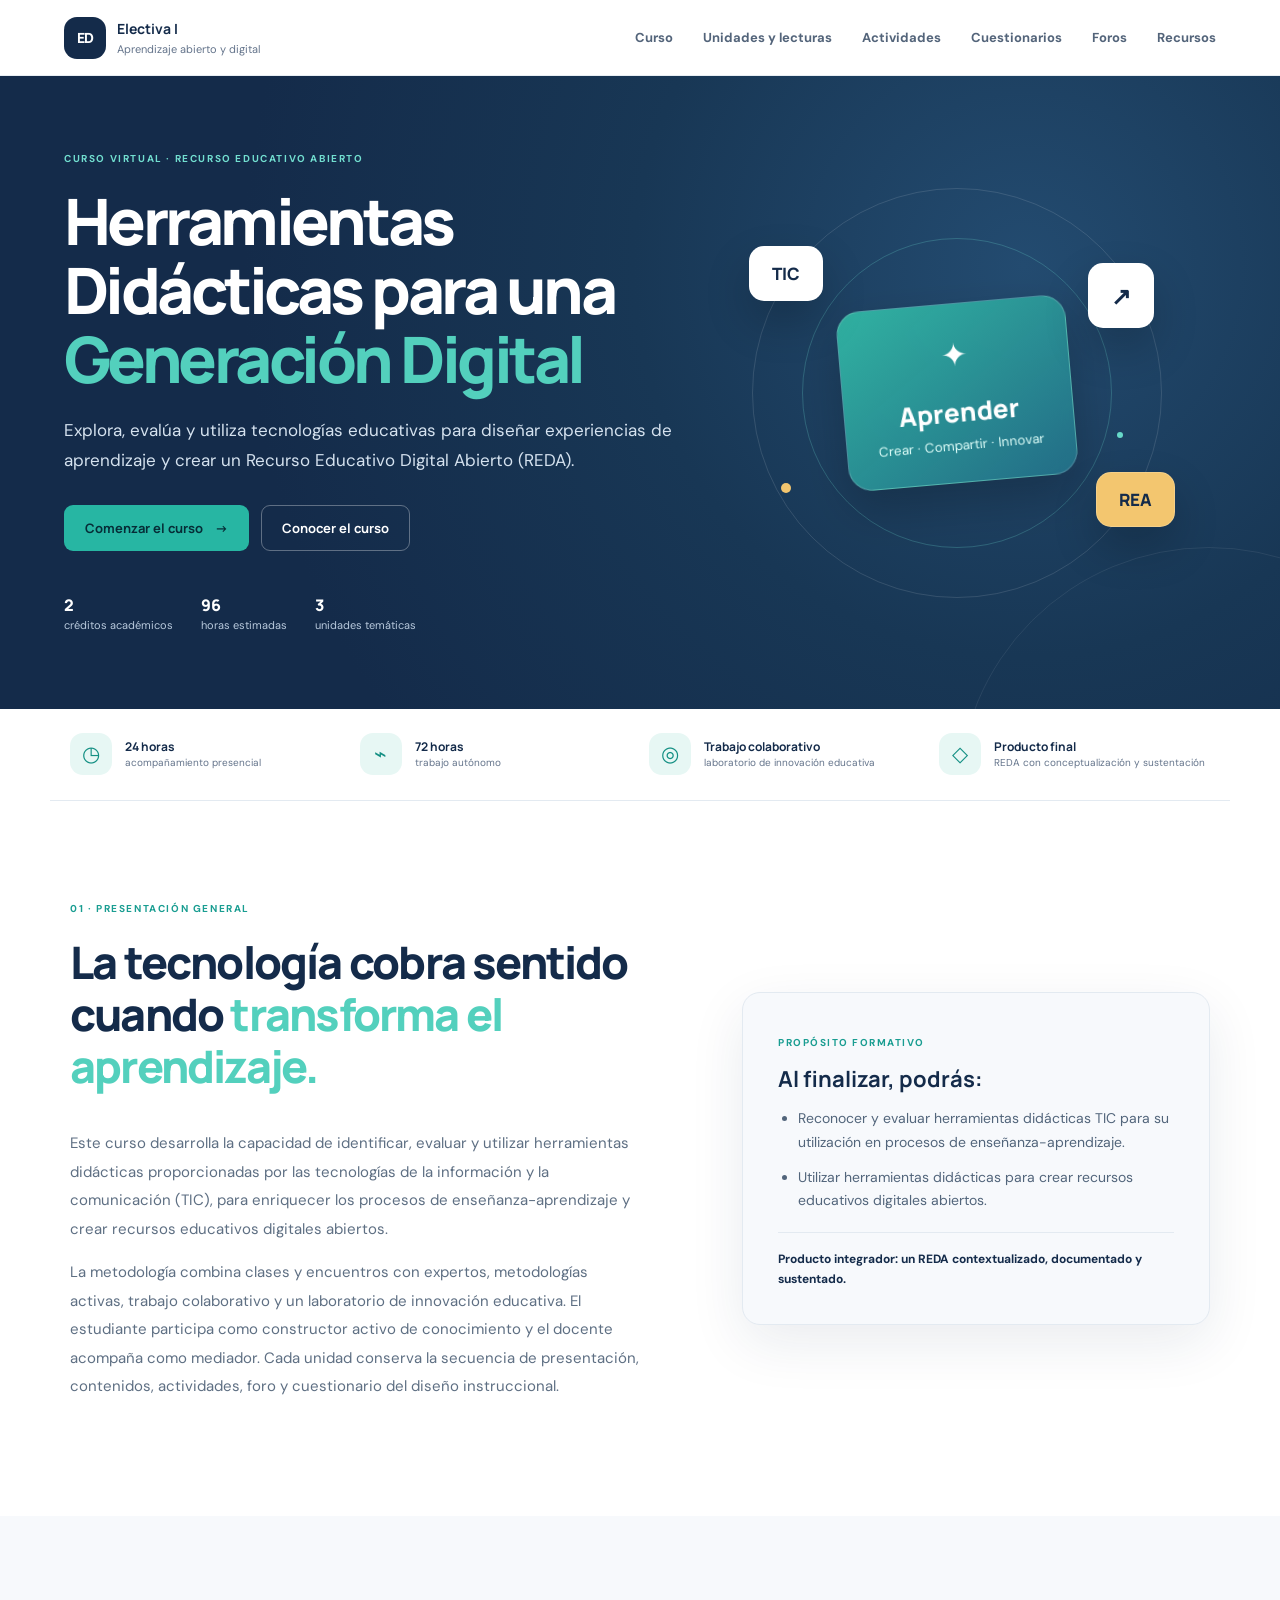
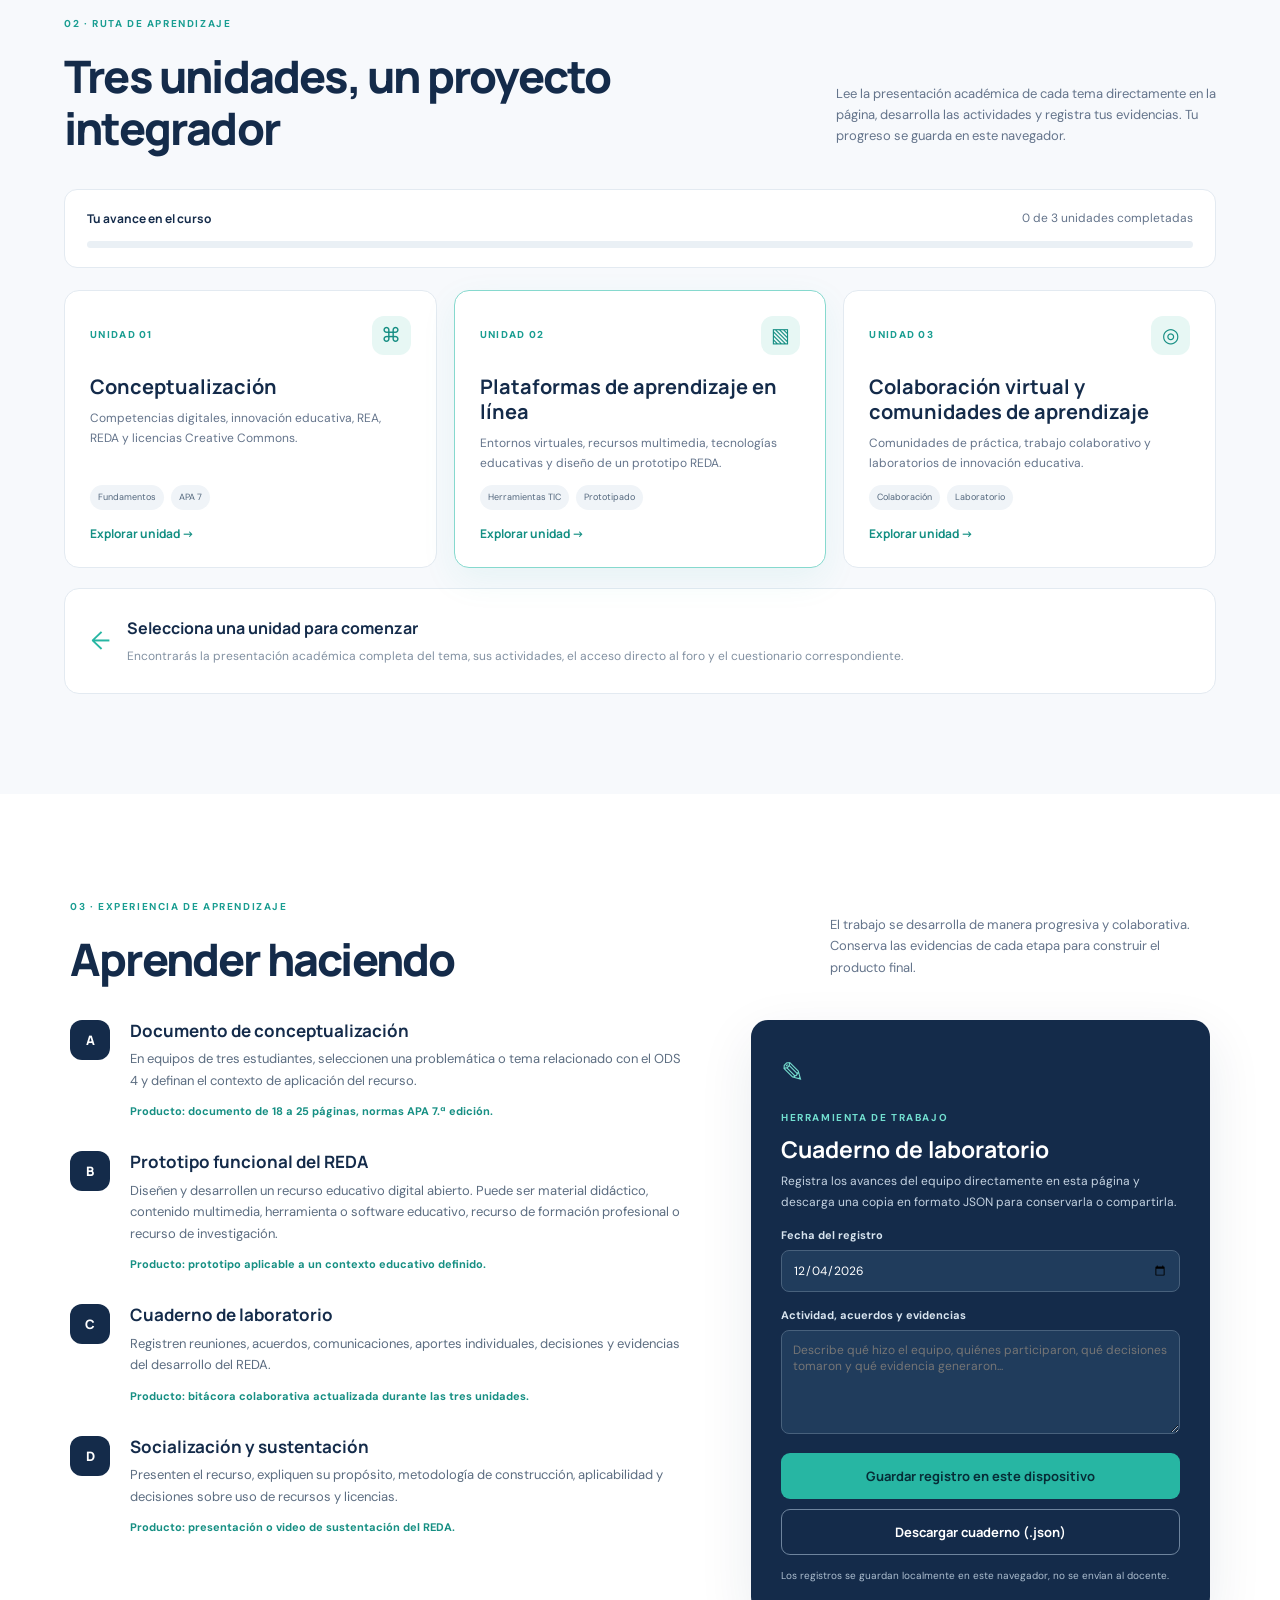
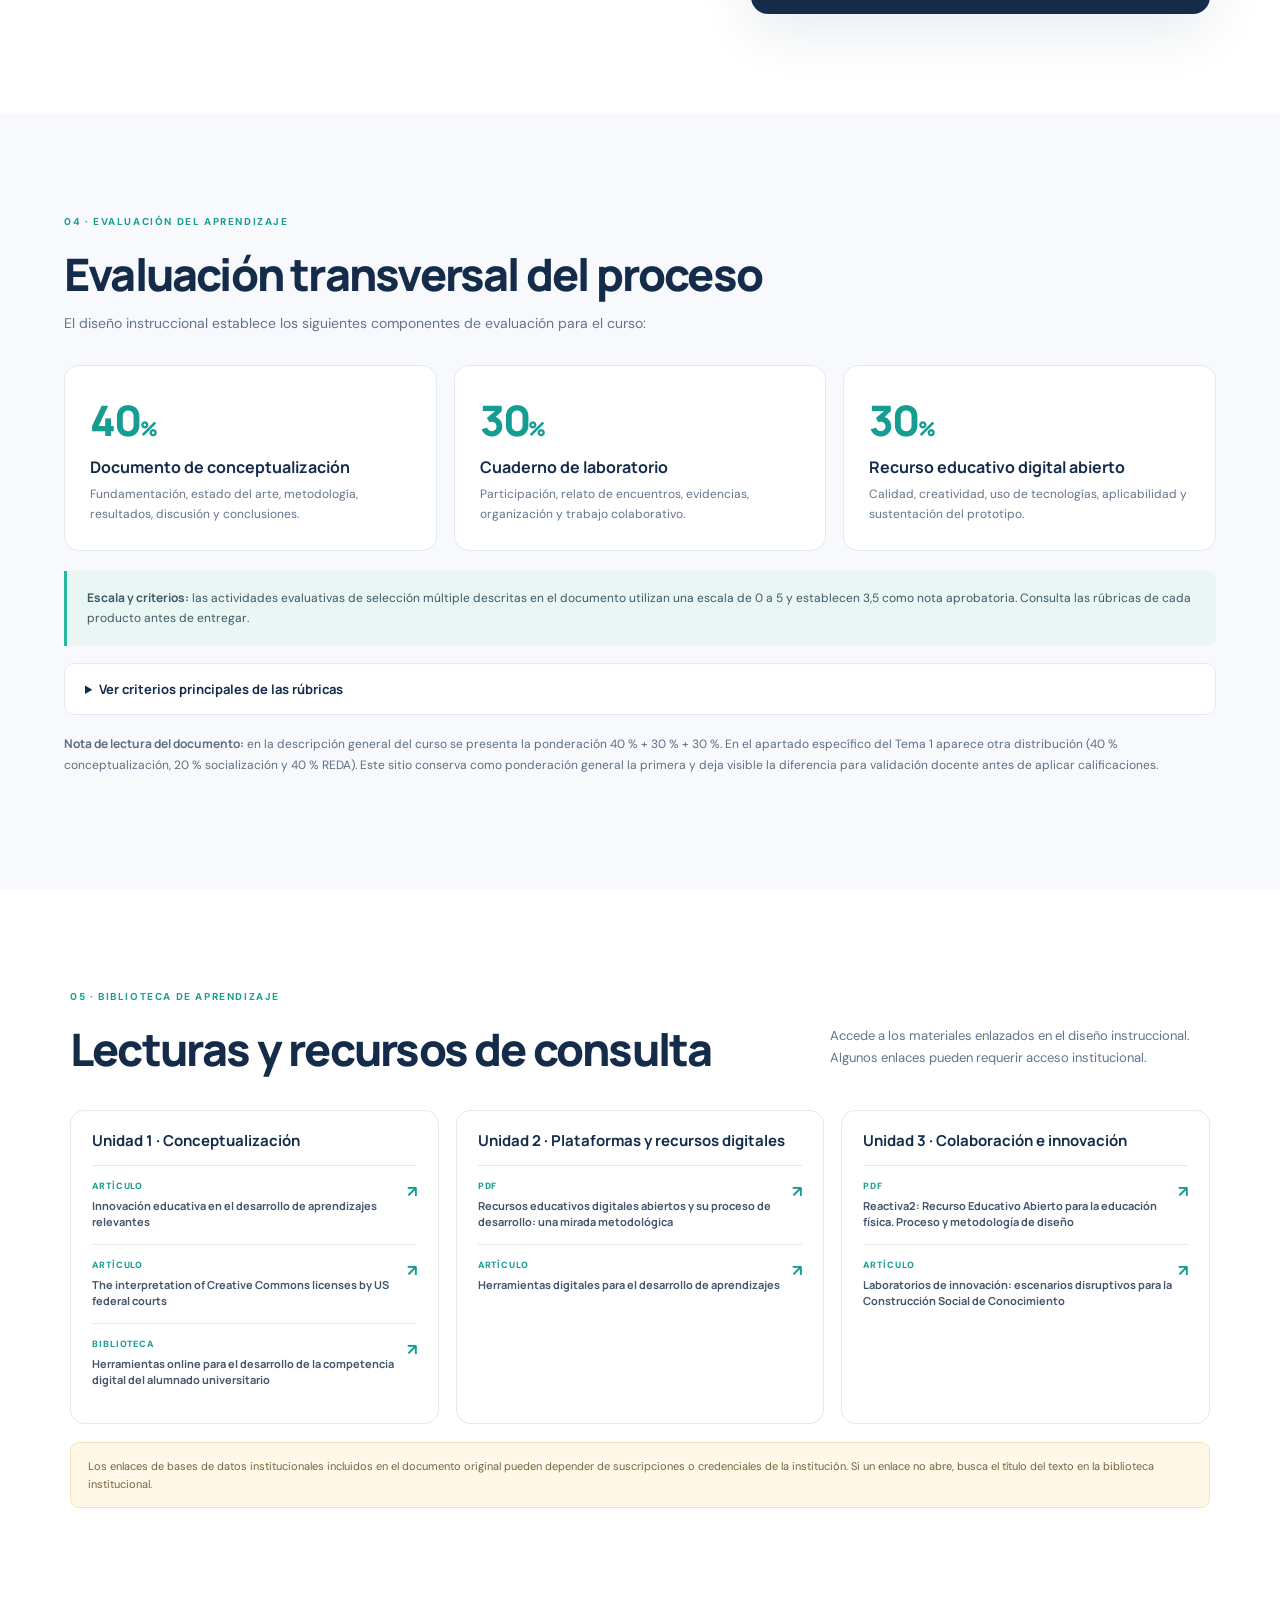
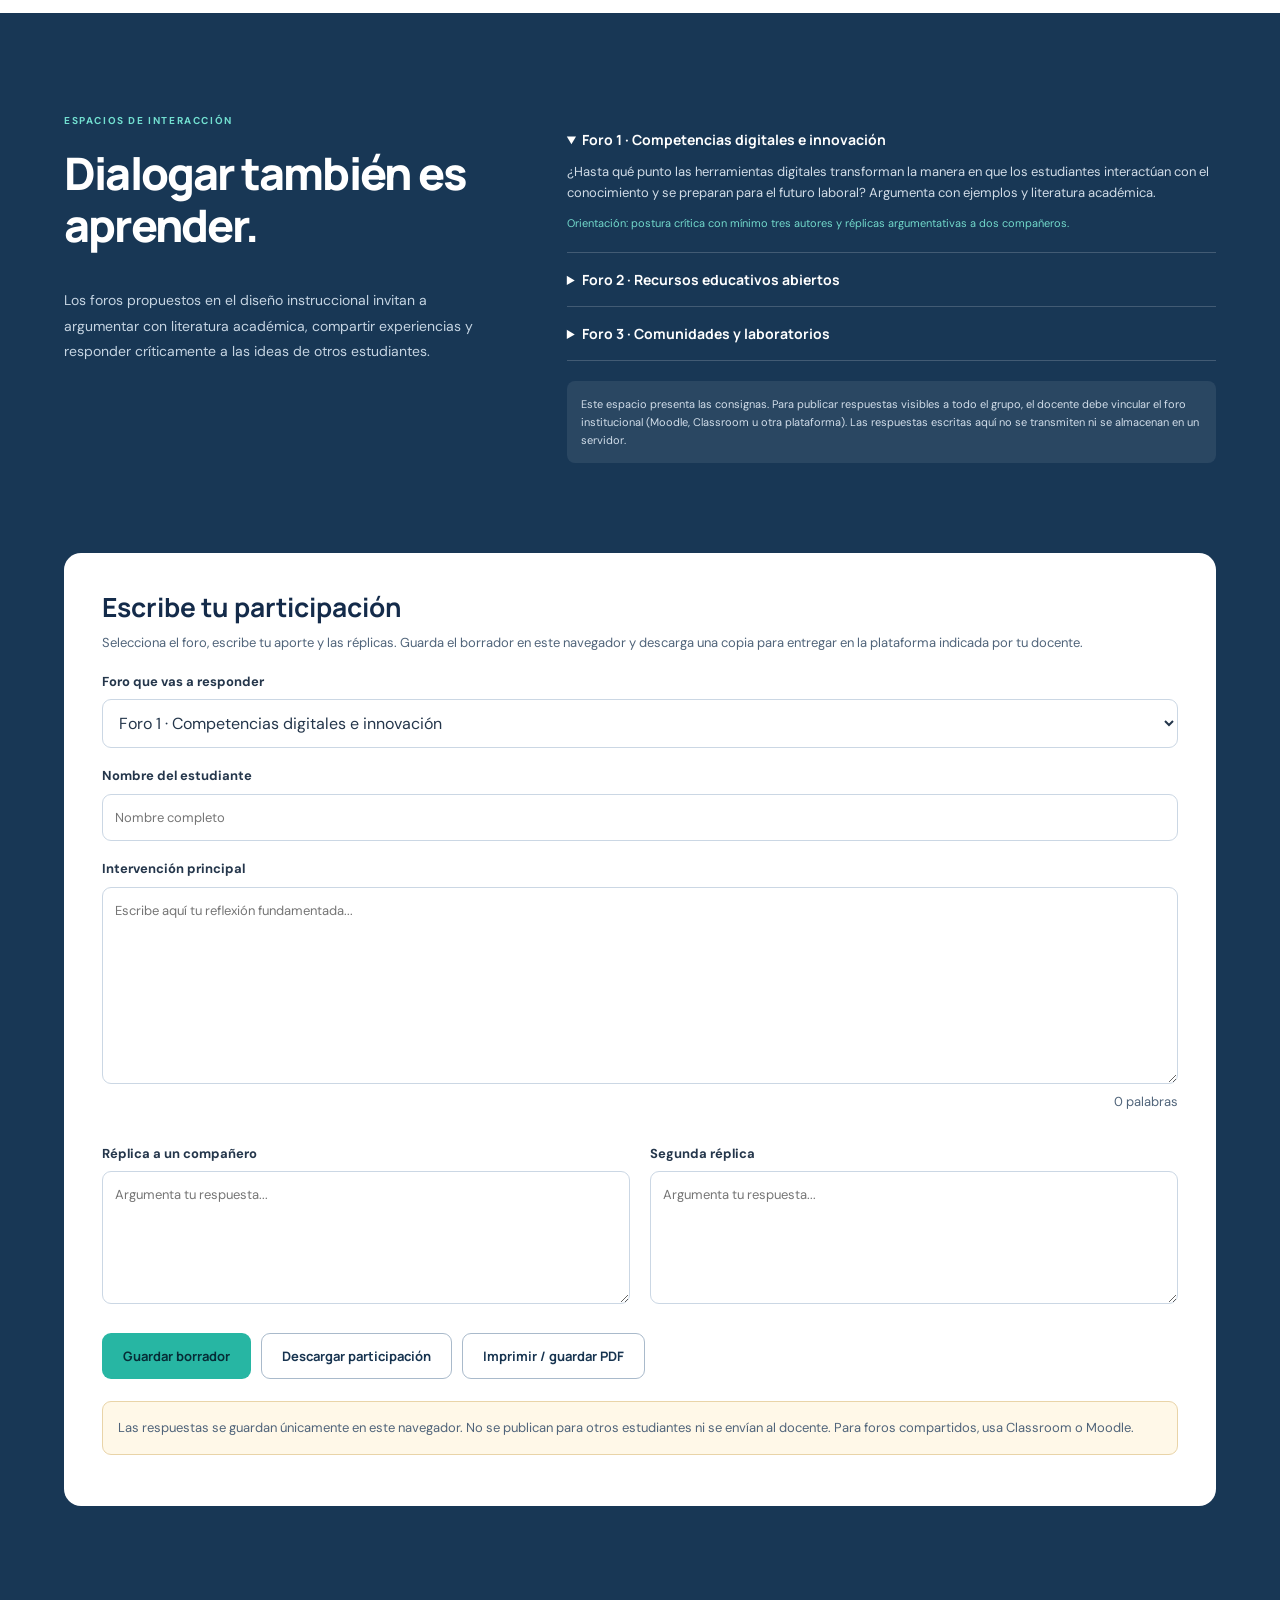
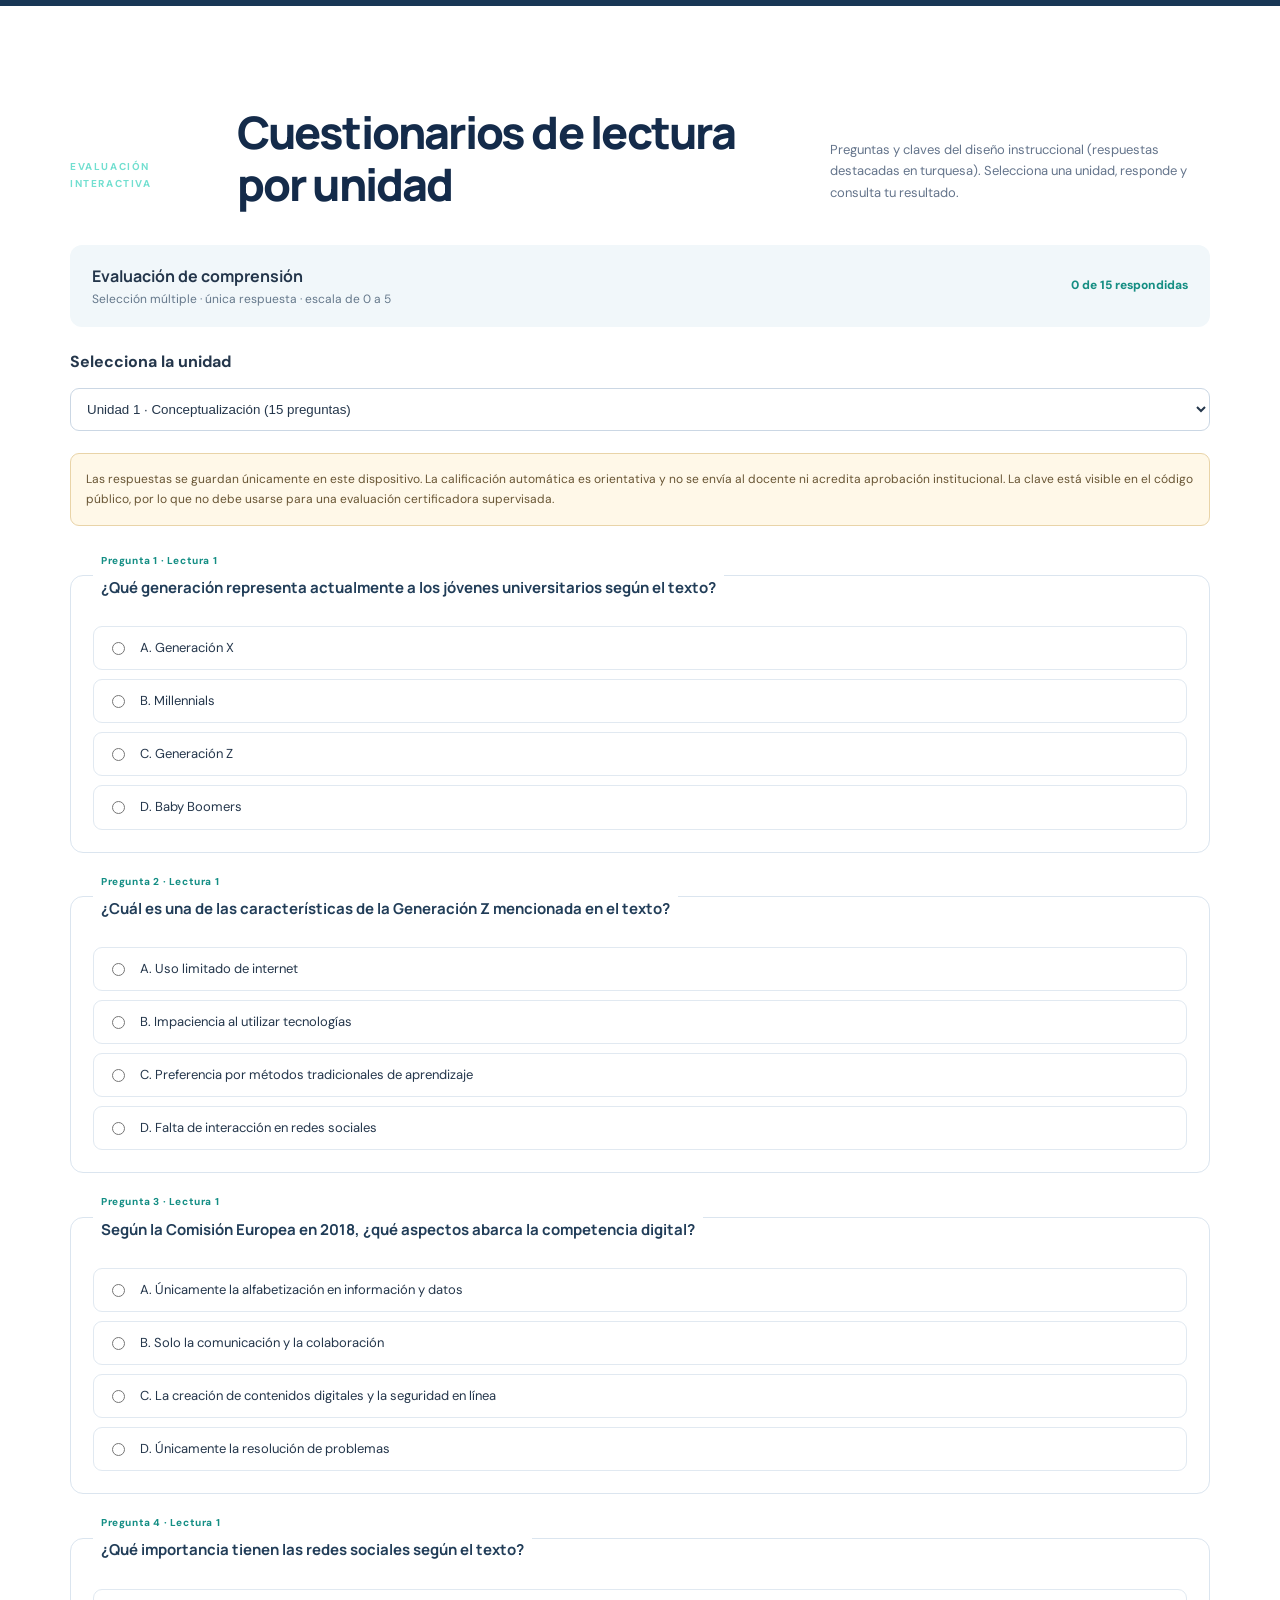
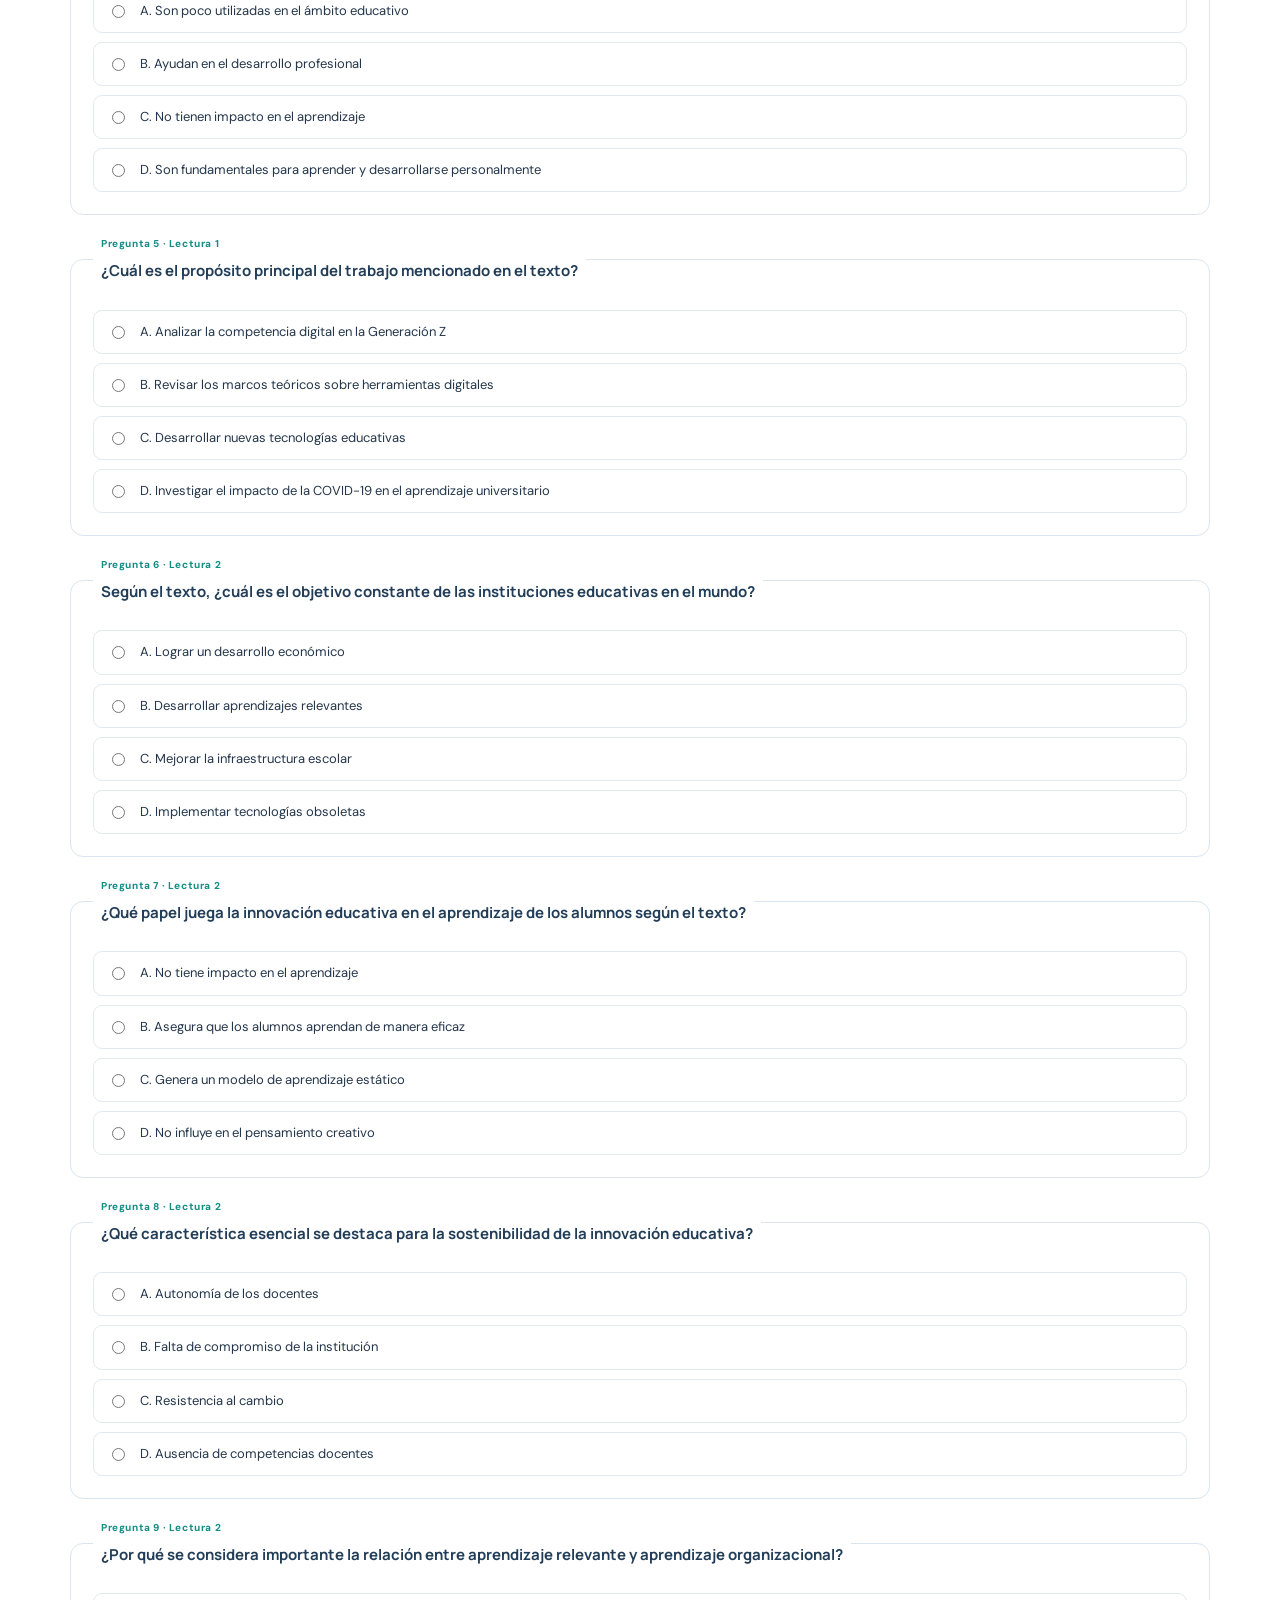
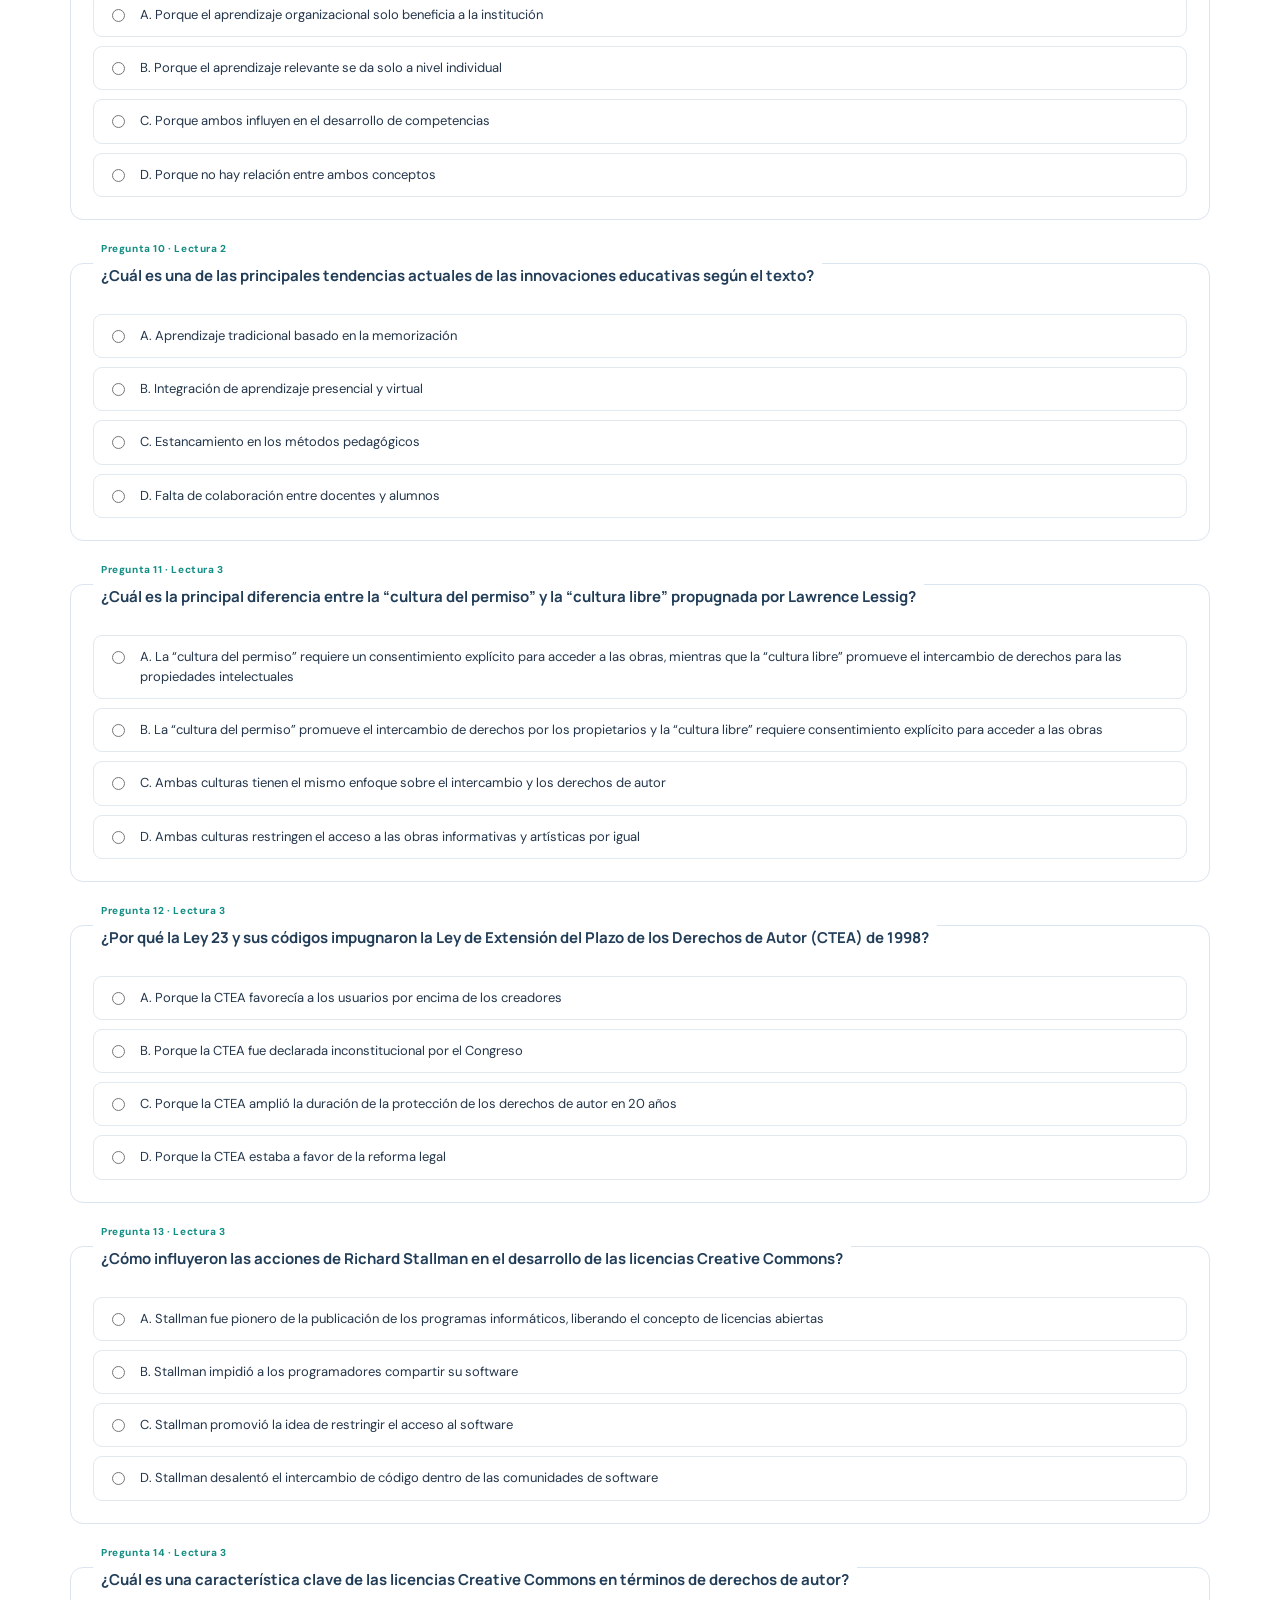
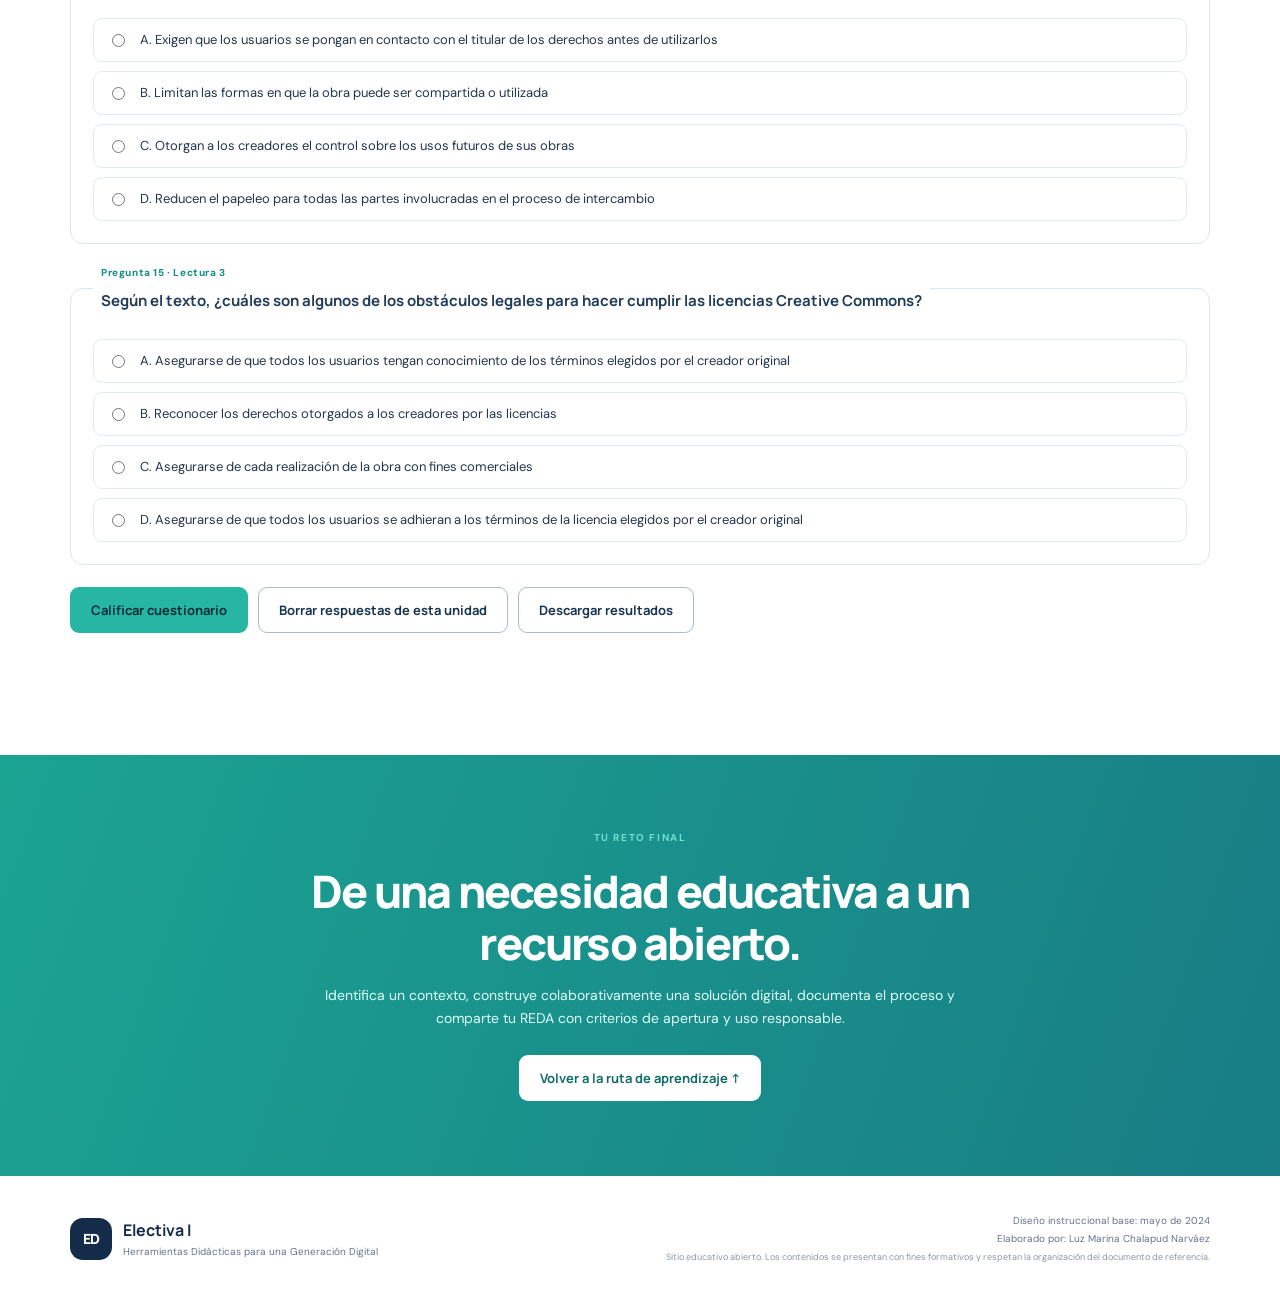
<file: index.html>
<!DOCTYPE html>
<html lang="es">
<head>
  <meta charset="UTF-8">
  <meta name="viewport" content="width=device-width, initial-scale=1">
  <meta name="description" content="Curso abierto Electiva I: Herramientas Didácticas para una Generación Digital.">
  <meta name="theme-color" content="#142b4a">
  <title>Electiva I | Herramientas Didácticas para una Generación Digital</title>
  <link rel="stylesheet" href="styles.css">
</head>
<body>
  <a class="skip-link" href="#contenido">Saltar al contenido</a>
  <header class="topbar">
    <a class="brand" href="#inicio" aria-label="Ir al inicio">
      <span class="brand-mark">ED</span>
      <span><strong>Electiva I</strong><small>Aprendizaje abierto y digital</small></span>
    </a>
    <button class="menu-toggle" id="menuToggle" aria-label="Abrir menú" aria-expanded="false">☰</button>
    <nav id="mainNav" aria-label="Navegación principal">
      <a href="#presentacion">Curso</a>
      <a href="#ruta">Unidades y lecturas</a>
      <a href="#actividades">Actividades</a>
      <a href="#cuestionario">Cuestionarios</a>
      <a href="#foros">Foros</a>
      <a href="#recursos">Recursos</a>
    </nav>
  </header>

  <main id="contenido">
    <section class="hero" id="inicio">
      <div class="hero-content">
        <span class="eyebrow">CURSO VIRTUAL · RECURSO EDUCATIVO ABIERTO</span>
        <h1>Herramientas Didácticas para una <em>Generación Digital</em></h1>
        <p class="hero-lead">Explora, evalúa y utiliza tecnologías educativas para diseñar experiencias de aprendizaje y crear un Recurso Educativo Digital Abierto (REDA).</p>
        <div class="hero-actions">
          <a class="btn btn-primary" href="#ruta">Comenzar el curso <span>→</span></a>
          <a class="btn btn-ghost" href="#presentacion">Conocer el curso</a>
        </div>
        <div class="hero-meta">
          <span><b>2</b> créditos académicos</span>
          <span><b>96</b> horas estimadas</span>
          <span><b>3</b> unidades temáticas</span>
        </div>
      </div>
      <div class="hero-art" aria-hidden="true">
        <div class="orbit orbit-one"></div><div class="orbit orbit-two"></div>
        <div class="art-card card-main"><span class="art-icon">✦</span><strong>Aprender</strong><small>Crear · Compartir · Innovar</small></div>
        <div class="art-card card-a">TIC</div><div class="art-card card-b">REA</div><div class="art-card card-c">↗</div>
        <div class="art-dot dot-one"></div><div class="art-dot dot-two"></div>
      </div>
    </section>

    <section class="quick-strip" aria-label="Datos del curso">
      <div><span class="strip-icon">◷</span><span><strong>24 horas</strong><small>acompañamiento presencial</small></span></div>
      <div><span class="strip-icon">⌁</span><span><strong>72 horas</strong><small>trabajo autónomo</small></span></div>
      <div><span class="strip-icon">◎</span><span><strong>Trabajo colaborativo</strong><small>laboratorio de innovación educativa</small></span></div>
      <div><span class="strip-icon">◇</span><span><strong>Producto final</strong><small>REDA con conceptualización y sustentación</small></span></div>
    </section>

    <section class="section intro-grid" id="presentacion">
      <div>
        <span class="eyebrow dark">01 · PRESENTACIÓN GENERAL</span>
        <h2>La tecnología cobra sentido cuando <em>transforma el aprendizaje.</em></h2>
        <p>Este curso desarrolla la capacidad de identificar, evaluar y utilizar herramientas didácticas proporcionadas por las tecnologías de la información y la comunicación (TIC), para enriquecer los procesos de enseñanza-aprendizaje y crear recursos educativos digitales abiertos.</p>
        <p>La metodología combina clases y encuentros con expertos, metodologías activas, trabajo colaborativo y un laboratorio de innovación educativa. El estudiante participa como constructor activo de conocimiento y el docente acompaña como mediador. Cada unidad conserva la secuencia de presentación, contenidos, actividades, foro y cuestionario del diseño instruccional.</p>
      </div>
      <aside class="outcome-card">
        <span class="card-kicker">PROPÓSITO FORMATIVO</span>
        <h3>Al finalizar, podrás:</h3>
        <ul>
          <li>Reconocer y evaluar herramientas didácticas TIC para su utilización en procesos de enseñanza-aprendizaje.</li>
          <li>Utilizar herramientas didácticas para crear recursos educativos digitales abiertos.</li>
        </ul>
        <div class="outcome-note">Producto integrador: un REDA contextualizado, documentado y sustentado.</div>
      </aside>
    </section>

    <section class="section pathway-section" id="ruta">
      <div class="section-heading">
        <div><span class="eyebrow dark">02 · RUTA DE APRENDIZAJE</span><h2>Tres unidades, un proyecto integrador</h2></div>
        <p>Lee la presentación académica de cada tema directamente en la página, desarrolla las actividades y registra tus evidencias. Tu progreso se guarda en este navegador.</p>
      </div>
      <div class="progress-panel">
        <div class="progress-copy"><strong>Tu avance en el curso</strong><span id="progressText">0 de 3 unidades completadas</span></div>
        <div class="progress-track"><span id="progressBar"></span></div>
      </div>

      <div class="unit-grid">
        <article class="unit-card">
          <div class="unit-top"><span class="unit-number">UNIDAD 01</span><span class="unit-symbol">⌘</span></div>
          <h3>Conceptualización</h3>
          <p>Competencias digitales, innovación educativa, REA, REDA y licencias Creative Commons.</p>
          <div class="unit-tags"><span>Fundamentos</span><span>APA 7</span></div>
          <button class="text-button open-unit" data-unit="0">Explorar unidad <span>→</span></button>
        </article>
        <article class="unit-card featured">
          <div class="unit-top"><span class="unit-number">UNIDAD 02</span><span class="unit-symbol">▧</span></div>
          <h3>Plataformas de aprendizaje en línea</h3>
          <p>Entornos virtuales, recursos multimedia, tecnologías educativas y diseño de un prototipo REDA.</p>
          <div class="unit-tags"><span>Herramientas TIC</span><span>Prototipado</span></div>
          <button class="text-button open-unit" data-unit="1">Explorar unidad <span>→</span></button>
        </article>
        <article class="unit-card">
          <div class="unit-top"><span class="unit-number">UNIDAD 03</span><span class="unit-symbol">◎</span></div>
          <h3>Colaboración virtual y comunidades de aprendizaje</h3>
          <p>Comunidades de práctica, trabajo colaborativo y laboratorios de innovación educativa.</p>
          <div class="unit-tags"><span>Colaboración</span><span>Laboratorio</span></div>
          <button class="text-button open-unit" data-unit="2">Explorar unidad <span>→</span></button>
        </article>
      </div>

      <div class="unit-detail" id="unitDetail" aria-live="polite">
        <div class="detail-placeholder"><span>←</span><div><strong>Selecciona una unidad para comenzar</strong><p>Encontrarás la presentación académica completa del tema, sus actividades, el acceso directo al foro y el cuestionario correspondiente.</p></div></div>
      </div>
    </section>

    <section class="section activities-section" id="actividades">
      <div class="section-heading">
        <div><span class="eyebrow dark">03 · EXPERIENCIA DE APRENDIZAJE</span><h2>Aprender haciendo</h2></div>
        <p>El trabajo se desarrolla de manera progresiva y colaborativa. Conserva las evidencias de cada etapa para construir el producto final.</p>
      </div>
      <div class="activity-layout">
        <div class="activity-list">
          <article class="activity-item"><span class="activity-index">A</span><div><h3>Documento de conceptualización</h3><p>En equipos de tres estudiantes, seleccionen una problemática o tema relacionado con el ODS 4 y definan el contexto de aplicación del recurso.</p><small>Producto: documento de 18 a 25 páginas, normas APA 7.ª edición.</small></div></article>
          <article class="activity-item"><span class="activity-index">B</span><div><h3>Prototipo funcional del REDA</h3><p>Diseñen y desarrollen un recurso educativo digital abierto. Puede ser material didáctico, contenido multimedia, herramienta o software educativo, recurso de formación profesional o recurso de investigación.</p><small>Producto: prototipo aplicable a un contexto educativo definido.</small></div></article>
          <article class="activity-item"><span class="activity-index">C</span><div><h3>Cuaderno de laboratorio</h3><p>Registren reuniones, acuerdos, comunicaciones, aportes individuales, decisiones y evidencias del desarrollo del REDA.</p><small>Producto: bitácora colaborativa actualizada durante las tres unidades.</small></div></article>
          <article class="activity-item"><span class="activity-index">D</span><div><h3>Socialización y sustentación</h3><p>Presenten el recurso, expliquen su propósito, metodología de construcción, aplicabilidad y decisiones sobre uso de recursos y licencias.</p><small>Producto: presentación o video de sustentación del REDA.</small></div></article>
        </div>
        <aside class="lab-tool">
          <span class="lab-icon">✎</span><span class="eyebrow">HERRAMIENTA DE TRABAJO</span>
          <h3>Cuaderno de laboratorio</h3>
          <p>Registra los avances del equipo directamente en esta página y descarga una copia en formato JSON para conservarla o compartirla.</p>
          <label for="labDate">Fecha del registro</label><input type="date" id="labDate">
          <label for="labEntry">Actividad, acuerdos y evidencias</label><textarea id="labEntry" rows="5" placeholder="Describe qué hizo el equipo, quiénes participaron, qué decisiones tomaron y qué evidencia generaron..."></textarea>
          <button class="btn btn-primary btn-full" id="saveEntry">Guardar registro en este dispositivo</button>
          <button class="btn btn-outline btn-full" id="exportNotebook">Descargar cuaderno (.json)</button>
          <p class="micro-note" id="labStatus" aria-live="polite">Los registros se guardan localmente en este navegador, no se envían al docente.</p>
        </aside>
      </div>
    </section>

    <section class="section assessment-section" id="evaluacion">
      <span class="eyebrow dark">04 · EVALUACIÓN DEL APRENDIZAJE</span>
      <h2>Evaluación transversal del proceso</h2>
      <p class="section-intro">El diseño instruccional establece los siguientes componentes de evaluación para el curso:</p>
      <div class="grade-grid">
        <div class="grade-card"><strong>40<small>%</small></strong><h3>Documento de conceptualización</h3><p>Fundamentación, estado del arte, metodología, resultados, discusión y conclusiones.</p></div>
        <div class="grade-card"><strong>30<small>%</small></strong><h3>Cuaderno de laboratorio</h3><p>Participación, relato de encuentros, evidencias, organización y trabajo colaborativo.</p></div>
        <div class="grade-card"><strong>30<small>%</small></strong><h3>Recurso educativo digital abierto</h3><p>Calidad, creatividad, uso de tecnologías, aplicabilidad y sustentación del prototipo.</p></div>
      </div>
      <div class="rubric-note"><strong>Escala y criterios:</strong> las actividades evaluativas de selección múltiple descritas en el documento utilizan una escala de 0 a 5 y establecen 3,5 como nota aprobatoria. Consulta las rúbricas de cada producto antes de entregar.</div>
      <details class="rubric-accordion">
        <summary>Ver criterios principales de las rúbricas</summary>
        <div class="rubric-content">
          <h4>Documento de conceptualización</h4>
          <p>Redacción y ortografía; introducción y aplicabilidad; estado del arte; proceso metodológico; resultados; prospectiva o discusión; conclusiones; soporte documental (mínimo 20 citas relevantes en APA 7.ª edición); extensión.</p>
          <h4>Prototipo REDA</h4>
          <p>Redacción y ortografía; creatividad; uso de tecnologías; comprensión y claridad de la aplicabilidad; cumplimiento del objetivo del laboratorio; presentación del REDA.</p>
          <h4>Cuaderno de laboratorio</h4>
          <p>Redacción y ortografía; participación activa de todos los integrantes; relato de encuentros y actividades con evidencia; forma de presentación organizada y pulcra.</p>
        </div>
      </details>
      <p class="clarification"><strong>Nota de lectura del documento:</strong> en la descripción general del curso se presenta la ponderación 40 % + 30 % + 30 %. En el apartado específico del Tema 1 aparece otra distribución (40 % conceptualización, 20 % socialización y 40 % REDA). Este sitio conserva como ponderación general la primera y deja visible la diferencia para validación docente antes de aplicar calificaciones.</p>
    </section>

    <section class="section resource-section" id="recursos">
      <div class="section-heading">
        <div><span class="eyebrow dark">05 · BIBLIOTECA DE APRENDIZAJE</span><h2>Lecturas y recursos de consulta</h2></div>
        <p>Accede a los materiales enlazados en el diseño instruccional. Algunos enlaces pueden requerir acceso institucional.</p>
      </div>
      <div class="resource-groups">
        <div class="resource-group">
          <h3>Unidad 1 · Conceptualización</h3>
          <a href="https://scielo.sld.cu/scielo.php?pid=S2218-36202021000500134&script=sci_arttext" target="_blank" rel="noopener"><span>Artículo</span><strong>Innovación educativa en el desarrollo de aprendizajes relevantes</strong><b>↗</b></a>
          <a href="https://www.sciencedirect.com/science/article/abs/pii/S009913332030118X" target="_blank" rel="noopener"><span>Artículo</span><strong>The interpretation of Creative Commons licenses by US federal courts</strong><b>↗</b></a>
          <a href="https://0410z2myn-y-https-web-p-ebscohost-com.uniautonoma.metaproxy.org/ehost/pdfviewer/pdfviewer?vid=7&sid=50ecf119-10dc-4bff-9238-f552f6cd587e%40redis" target="_blank" rel="noopener"><span>Biblioteca</span><strong>Herramientas online para el desarrollo de la competencia digital del alumnado universitario</strong><b>↗</b></a>
        </div>
        <div class="resource-group">
          <h3>Unidad 2 · Plataformas y recursos digitales</h3>
          <a href="https://www.interciencia.net/wp-content/uploads/2023/07/04_6967_Com_Palomino_v48n7_7.pdf" target="_blank" rel="noopener"><span>PDF</span><strong>Recursos educativos digitales abiertos y su proceso de desarrollo: una mirada metodológica</strong><b>↗</b></a>
          <a href="https://vinculando.org/educacion/herramientas-digitales-para-el-desarrollo-de-aprendizajes.html" target="_blank" rel="noopener"><span>Artículo</span><strong>Herramientas digitales para el desarrollo de aprendizajes</strong><b>↗</b></a>
        </div>
        <div class="resource-group">
          <h3>Unidad 3 · Colaboración e innovación</h3>
          <a href="https://www.uniautonoma.edu.co/sites/default/files/libro_final_laboratorios_de_innovacion_social_coedicion_internacional.pdf" target="_blank" rel="noopener"><span>PDF</span><strong>Reactiva2: Recurso Educativo Abierto para la educación física. Proceso y metodología de diseño</strong><b>↗</b></a>
          <a href="http://eprints.rclis.org/42817/" target="_blank" rel="noopener"><span>Artículo</span><strong>Laboratorios de innovación: escenarios disruptivos para la Construcción Social de Conocimiento</strong><b>↗</b></a>
        </div>
      </div>
      <div class="resource-warning">Los enlaces de bases de datos institucionales incluidos en el documento original pueden depender de suscripciones o credenciales de la institución. Si un enlace no abre, busca el título del texto en la biblioteca institucional.</div>
    </section>

    <section class="section forum-section" id="foros">
      <div class="forum-copy">
        <span class="eyebrow">ESPACIOS DE INTERACCIÓN</span>
        <h2>Dialogar también es aprender.</h2>
        <p>Los foros propuestos en el diseño instruccional invitan a argumentar con literatura académica, compartir experiencias y responder críticamente a las ideas de otros estudiantes.</p>
      </div>
      <div class="forum-prompts">
        <details open><summary>Foro 1 · Competencias digitales e innovación</summary><p>¿Hasta qué punto las herramientas digitales transforman la manera en que los estudiantes interactúan con el conocimiento y se preparan para el futuro laboral? Argumenta con ejemplos y literatura académica.</p><small>Orientación: postura crítica con mínimo tres autores y réplicas argumentativas a dos compañeros.</small></details>
        <details><summary>Foro 2 · Recursos educativos abiertos</summary><p>¿Cómo pueden los recursos educativos abiertos y las herramientas digitales transformar positivamente los métodos tradicionales de enseñanza en tu contexto educativo? Considera ejemplos y desafíos.</p><small>Orientación: fundamenta con mínimo tres autores y responde críticamente a dos compañeros.</small></details>
        <details><summary>Foro 3 · Comunidades y laboratorios</summary><p>¿Qué estrategias propondrías para innovar una asignatura mediante recursos educativos abiertos y escenarios disruptivos? ¿Qué obstáculos anticipas y cómo los superarías?</p><small>Orientación: integra las lecturas, ejemplos concretos y experiencias profesionales.</small></details>
        <div class="forum-caveat">Este espacio presenta las consignas. Para publicar respuestas visibles a todo el grupo, el docente debe vincular el foro institucional (Moodle, Classroom u otra plataforma). Las respuestas escritas aquí no se transmiten ni se almacenan en un servidor.</div>
      </div>

      <div class="interactive-panel" id="foro-escritura">
        <h3>Escribe tu participación</h3>
        <p>Selecciona el foro, escribe tu aporte y las réplicas. Guarda el borrador en este navegador y descarga una copia para entregar en la plataforma indicada por tu docente.</p>
        <label for="forumSelect">Foro que vas a responder</label>
        <select id="forumSelect"><option value="0">Foro 1 · Competencias digitales e innovación</option><option value="1">Foro 2 · Recursos educativos abiertos</option><option value="2">Foro 3 · Comunidades y laboratorios</option></select>
        <label for="forumAuthor">Nombre del estudiante <input id="forumAuthor" autocomplete="name" placeholder="Nombre completo" /></label>
        <label for="forumResponse">Intervención principal <textarea id="forumResponse" rows="8" placeholder="Escribe aquí tu reflexión fundamentada..."></textarea></label>
        <p id="forumCount" class="counter" aria-live="polite">0 palabras</p>
        <div class="forum-form-grid"><label for="forumReply1">Réplica a un compañero <textarea id="forumReply1" rows="5" placeholder="Argumenta tu respuesta..."></textarea></label><label for="forumReply2">Segunda réplica <textarea id="forumReply2" rows="5" placeholder="Argumenta tu respuesta..."></textarea></label></div>
        <div class="form-actions"><button type="button" class="btn btn-primary" id="forumSave">Guardar borrador</button><button type="button" class="btn btn-outline-dark" id="forumExport">Descargar participación</button><button type="button" class="btn btn-outline-dark" id="forumPrint">Imprimir / guardar PDF</button></div>
        <p id="forumStatus" class="status-line" role="status"></p>
        <p class="privacy-warning">Las respuestas se guardan únicamente en este navegador. No se publican para otros estudiantes ni se envían al docente. Para foros compartidos, usa Classroom o Moodle.</p>
      </div>
    </section>


    <section class="section quiz-section" id="cuestionario">
      <div class="section-heading"><span class="eyebrow">EVALUACIÓN INTERACTIVA</span><h2>Cuestionarios de lectura por unidad</h2><p>Preguntas y claves del diseño instruccional (respuestas destacadas en turquesa). Selecciona una unidad, responde y consulta tu resultado.</p></div>
      <div class="quiz-header"><div><strong>Evaluación de comprensión</strong><span>Selección múltiple · única respuesta · escala de 0 a 5</span></div><span id="quizAnswered" aria-live="polite">0 respondidas</span></div>
      <label for="quizUnit" style="display:block;font-weight:700;margin:12px 0">Selecciona la unidad</label>
      <select id="quizUnit" style="width:100%;padding:12px;border:1px solid #cbd7e4;border-radius:9px;background:white;color:#24364b"><option value="1">Unidad 1 · Conceptualización (15 preguntas)</option><option value="2">Unidad 2 · Plataformas de aprendizaje en línea (14 preguntas)</option><option value="3">Unidad 3 · Colaboración virtual y comunidades de aprendizaje (5 preguntas)</option></select>
      <p class="quiz-note">Las respuestas se guardan únicamente en este dispositivo. La calificación automática es orientativa y no se envía al docente ni acredita aprobación institucional. La clave está visible en el código público, por lo que no debe usarse para una evaluación certificadora supervisada.</p>
      <form id="quizForm"><div id="quizQuestions"></div><div class="form-actions"><button type="submit" class="btn btn-primary">Calificar cuestionario</button><button type="button" id="quizReset" class="btn btn-outline-dark">Borrar respuestas de esta unidad</button><button type="button" id="quizExport" class="btn btn-outline-dark">Descargar resultados</button></div></form>
      <div id="quizResult" class="quiz-result" role="status" tabindex="-1"></div>
    </section>

    <section class="closing-cta">
      <span class="eyebrow">TU RETO FINAL</span>
      <h2>De una necesidad educativa a un recurso abierto.</h2>
      <p>Identifica un contexto, construye colaborativamente una solución digital, documenta el proceso y comparte tu REDA con criterios de apertura y uso responsable.</p>
      <a class="btn btn-light" href="#ruta">Volver a la ruta de aprendizaje ↑</a>
    </section>
  </main>

  <footer>
    <div class="footer-brand"><span class="brand-mark">ED</span><div><strong>Electiva I</strong><small>Herramientas Didácticas para una Generación Digital</small></div></div>
    <div class="footer-info"><p>Diseño instruccional base: mayo de 2024</p><p>Elaborado por: Luz Marina Chalapud Narváez</p><p class="footer-small">Sitio educativo abierto. Los contenidos se presentan con fines formativos y respetan la organización del documento de referencia.</p></div>
  </footer>

  <script src="quiz-data.js"></script>
  <script src="script.js"></script>
</body>
</html>
</file>
<file: styles.css>
@import url('https://fonts.googleapis.com/css2?family=DM+Sans:wght@400;500;600;700&family=Manrope:wght@400;500;600;700;800&display=swap');
:root{--navy:#142b4a;--navy2:#1d3c62;--teal:#27b6a3;--mint:#e7f7f4;--ink:#24364b;--muted:#64748b;--paper:#f7f9fc;--line:#e3eaf1;--white:#fff;--gold:#f0b85b;--shadow:0 18px 55px rgba(20,43,74,.09)}
*{box-sizing:border-box}html{scroll-behavior:smooth;scroll-padding-top:86px}body{margin:0;color:var(--ink);font-family:'DM Sans',sans-serif;background:#fff;line-height:1.65}h1,h2,h3,h4,strong{font-family:Manrope,sans-serif}h1,h2,h3,p{margin-top:0}h1{font-size:clamp(2.7rem,5vw,4.8rem);line-height:1.08;letter-spacing:-.055em;font-weight:800}h1 em,h2 em{color:#53d0bd;font-style:normal}h2{font-size:clamp(2rem,3.5vw,3rem);line-height:1.16;letter-spacing:-.04em;color:var(--navy);font-weight:800}h3{line-height:1.25;color:var(--navy)}a{color:inherit}.skip-link{position:absolute;left:-999px;top:8px;background:#fff;padding:10px;z-index:20}.skip-link:focus{left:8px}.topbar{height:76px;display:flex;align-items:center;justify-content:space-between;padding:0 max(calc((100% - 1180px)/2),5%);background:#fff;position:sticky;top:0;z-index:10;border-bottom:1px solid rgba(227,234,241,.8)}.brand,.footer-brand{display:flex;gap:11px;align-items:center;text-decoration:none;color:var(--navy)}.brand-mark{width:42px;height:42px;border-radius:13px;background:var(--navy);color:#fff;display:grid;place-items:center;font:800 14px Manrope;letter-spacing:-1px}.brand strong,.brand small,.footer-brand strong,.footer-brand small{display:block}.brand strong{font-size:14px}.brand small{font-size:11px;color:var(--muted)}nav{display:flex;gap:30px}nav a{text-decoration:none;font-size:13px;font-weight:700;color:#53647a}nav a:hover{color:var(--teal)}.menu-toggle{display:none;border:0;background:none;font-size:25px;color:var(--navy)}
.hero{min-height:560px;background:radial-gradient(circle at 80% 30%,#234b70 0,#183755 35%,#142b4a 70%);color:#fff;display:grid;grid-template-columns:1.1fr .9fr;align-items:center;padding:75px max(calc((100% - 1180px)/2),5%);overflow:hidden;position:relative}.hero:after{content:"";position:absolute;width:500px;height:500px;border:1px solid rgba(255,255,255,.08);border-radius:50%;right:-180px;bottom:-340px}.hero-content{max-width:660px;position:relative;z-index:1}.eyebrow{font-size:10px;letter-spacing:.16em;font-weight:700;color:#72dfd0;display:block;margin-bottom:18px}.eyebrow.dark{color:#199d91}.hero h1{color:#fff;margin-bottom:23px}.hero-lead{font-size:17px;line-height:1.75;color:#d5e2ef;max-width:610px;margin-bottom:30px}.hero-actions{display:flex;gap:12px;flex-wrap:wrap}.btn{display:inline-flex;align-items:center;justify-content:center;gap:12px;padding:13px 20px;border-radius:9px;text-decoration:none;font:700 13px Manrope;border:1px solid transparent;cursor:pointer;transition:.2s}.btn-primary{background:var(--teal);color:#062d37}.btn-primary:hover{background:#5bd4c4;transform:translateY(-2px)}.btn-ghost{border-color:rgba(255,255,255,.32);color:#fff}.btn-ghost:hover{background:rgba(255,255,255,.1)}.hero-meta{display:flex;gap:28px;margin-top:43px;color:#b9cadd;font-size:11px}.hero-meta b{font:800 16px Manrope;color:#fff;display:block}.hero-art{height:380px;position:relative;display:grid;place-items:center}.orbit{position:absolute;border:1px solid rgba(108,219,205,.25);border-radius:50%;width:310px;height:310px}.orbit-two{width:410px;height:410px;border-color:rgba(255,255,255,.12)}.art-card{position:absolute;box-shadow:0 20px 45px rgba(0,0,0,.2);border:1px solid rgba(255,255,255,.18);backdrop-filter:blur(8px)}.card-main{width:230px;height:180px;border-radius:24px;background:linear-gradient(145deg,rgba(49,183,164,.95),rgba(34,112,137,.92));display:flex;flex-direction:column;justify-content:center;align-items:center;transform:rotate(-5deg)}.card-main strong{font:800 26px Manrope}.card-main small{color:#e0fffa;margin-top:5px}.art-icon{font-size:32px;margin-bottom:12px}.card-a,.card-b,.card-c{background:#fff;color:var(--navy);border-radius:15px;padding:15px 22px;font:800 17px Manrope}.card-a{top:43px;left:10%}.card-b{bottom:56px;right:8%;background:#f3c66f}.card-c{top:60px;right:12%;font-size:24px}.art-dot{position:absolute;width:10px;height:10px;background:#f3c66f;border-radius:50%}.dot-one{left:16%;bottom:90px}.dot-two{right:18%;bottom:145px;width:6px;height:6px;background:#67d9c9}
.quick-strip{max-width:1180px;margin:-1px auto 0;padding:25px 20px;display:grid;grid-template-columns:repeat(4,1fr);gap:18px;background:#fff;border-bottom:1px solid var(--line)}.quick-strip>div{display:flex;align-items:center;gap:13px}.strip-icon{width:42px;height:42px;border-radius:13px;background:var(--mint);color:#138f83;display:grid;place-items:center;font-size:21px}.quick-strip strong,.quick-strip small{display:block}.quick-strip strong{font:700 12px Manrope;color:var(--navy)}.quick-strip small{font-size:10px;color:var(--muted)}
.section{max-width:1180px;margin:0 auto;padding:100px 20px}.intro-grid{display:grid;grid-template-columns:1.1fr .9fr;gap:100px;align-items:center}.intro-grid p{color:#5e6f83;font-size:15px;line-height:1.9}.outcome-card{background:var(--paper);border:1px solid var(--line);padding:35px;border-radius:18px;box-shadow:var(--shadow)}.card-kicker{font-size:10px;letter-spacing:.15em;color:#199d91;font-weight:700}.outcome-card h3{font-size:22px;margin:12px 0}.outcome-card ul{padding-left:20px;color:#52657b;font-size:14px}.outcome-card li{margin:12px 0}.outcome-note{border-top:1px solid var(--line);padding-top:17px;margin-top:20px;font-size:12px;font-weight:700;color:var(--navy)}
.pathway-section{max-width:none;background:var(--paper);padding-left:max(calc((100% - 1180px)/2),5%);padding-right:max(calc((100% - 1180px)/2),5%)}.section-heading{display:flex;justify-content:space-between;gap:40px;align-items:end;margin-bottom:35px}.section-heading>p{max-width:380px;color:var(--muted);font-size:13px;margin-bottom:7px}.section-heading h2{margin-bottom:0}.progress-panel{background:#fff;border:1px solid var(--line);padding:19px 22px;border-radius:13px;margin-bottom:22px}.progress-copy{display:flex;justify-content:space-between;gap:15px;font-size:12px;margin-bottom:12px}.progress-copy strong{color:var(--navy)}.progress-copy span{color:var(--muted)}.progress-track{height:7px;background:#eaf0f5;border-radius:20px;overflow:hidden}.progress-track span{display:block;height:100%;width:0;background:var(--teal);border-radius:20px;transition:width .3s}.unit-grid{display:grid;grid-template-columns:repeat(3,1fr);gap:17px}.unit-card{background:#fff;border:1px solid var(--line);border-radius:15px;padding:25px;min-height:270px;display:flex;flex-direction:column;transition:.2s}.unit-card:hover{transform:translateY(-4px);box-shadow:var(--shadow)}.unit-card.featured{border-color:#86d9ce;box-shadow:0 12px 35px rgba(39,182,163,.08)}.unit-top{display:flex;justify-content:space-between;align-items:center}.unit-number{font-size:10px;font-weight:800;letter-spacing:.13em;color:#199d91}.unit-symbol{width:39px;height:39px;background:var(--mint);border-radius:12px;display:grid;place-items:center;color:#168e83;font-size:20px}.unit-card h3{font-size:20px;margin:19px 0 9px}.unit-card p{font-size:12px;color:var(--muted);line-height:1.7}.unit-tags{display:flex;gap:7px;flex-wrap:wrap;margin-top:auto;margin-bottom:15px}.unit-tags span{font-size:9px;background:#f0f4f8;color:#53677d;padding:5px 8px;border-radius:20px}.text-button{background:none;border:0;padding:0;text-align:left;color:#138f83;font:700 12px Manrope;cursor:pointer}.text-button span{margin-left:6px}.unit-detail{margin-top:20px;background:#fff;border:1px solid var(--line);border-radius:15px;min-height:105px}.detail-placeholder{display:flex;gap:17px;align-items:center;padding:26px;color:#8291a2}.detail-placeholder>span{font-size:25px;color:var(--teal)}.detail-placeholder strong{color:var(--navy)}.detail-placeholder p{font-size:12px;margin:4px 0 0}.detail-content{padding:30px}.detail-content .detail-head{display:flex;justify-content:space-between;gap:20px;align-items:start;border-bottom:1px solid var(--line);padding-bottom:18px}.detail-content h3{font-size:24px;margin:0}.detail-content p,.detail-content li{color:#596c80;font-size:13px;line-height:1.8}.detail-columns{display:grid;grid-template-columns:1fr 1fr;gap:35px;margin-top:20px}.detail-content h4{font-size:12px;letter-spacing:.08em;color:#15988c;text-transform:uppercase;margin-bottom:8px}.complete-btn{border:1px solid #b6e4de;background:#f1fbf9;color:#147e75;border-radius:8px;padding:9px 12px;font:700 11px Manrope;cursor:pointer}.complete-btn.done{background:#e5f6ed;border-color:#9bd6b4;color:#227448}
.activities-section{padding-top:105px}.activity-layout{display:grid;grid-template-columns:1.15fr .85fr;gap:60px;align-items:start}.activity-list{display:grid;gap:28px}.activity-item{display:grid;grid-template-columns:44px 1fr;gap:16px}.activity-index{width:40px;height:40px;border-radius:12px;background:var(--navy);color:#fff;display:grid;place-items:center;font:800 13px Manrope}.activity-item h3{font-size:17px;margin-bottom:7px}.activity-item p{font-size:13px;color:#5c6d81;margin-bottom:6px}.activity-item small{font-size:11px;color:#168f83;font-weight:700}.lab-tool{background:var(--navy);color:#fff;padding:30px;border-radius:17px;box-shadow:var(--shadow)}.lab-icon{font-size:28px;display:block;margin-bottom:14px;color:#75ddce}.lab-tool .eyebrow{margin-bottom:8px}.lab-tool h3{color:#fff;font-size:23px;margin-bottom:8px}.lab-tool p{color:#c4d2e1;font-size:12px;line-height:1.7}.lab-tool label{display:block;color:#d8e4ef;font-size:11px;font-weight:700;margin:14px 0 6px}.lab-tool input,.lab-tool textarea{width:100%;border:1px solid #48617c;background:#203c5c;color:#fff;border-radius:8px;padding:11px;font:12px 'DM Sans';outline:none}.lab-tool input:focus,.lab-tool textarea:focus{border-color:#65d6c6}.lab-tool textarea{resize:vertical}.btn-full{width:100%;margin-top:10px}.btn-outline{background:transparent;border-color:#6e849d;color:#fff}.micro-note{font-size:10px!important;color:#aebfd0!important;margin:12px 0 0}
.assessment-section{background:var(--paper);max-width:none;padding-left:max(calc((100% - 1180px)/2),5%);padding-right:max(calc((100% - 1180px)/2),5%)}.assessment-section h2{margin-bottom:12px}.section-intro{color:var(--muted);font-size:14px}.grade-grid{display:grid;grid-template-columns:repeat(3,1fr);gap:17px;margin:30px 0 20px}.grade-card{background:#fff;border:1px solid var(--line);border-radius:15px;padding:25px}.grade-card>strong{font:800 42px Manrope;color:#159d91;letter-spacing:-.05em}.grade-card>strong small{font-size:20px}.grade-card h3{font-size:16px;margin:8px 0}.grade-card p{font-size:12px;color:var(--muted);margin:0}.rubric-note{background:#e9f6f4;border-left:3px solid var(--teal);padding:17px 20px;font-size:12px;color:#3d5965;border-radius:0 9px 9px 0}.rubric-accordion{margin-top:17px;background:#fff;border:1px solid var(--line);border-radius:10px;padding:16px 20px}.rubric-accordion summary{font:700 13px Manrope;color:var(--navy);cursor:pointer}.rubric-content{padding-top:12px}.rubric-content h4{font-size:12px;color:#168f83;margin:12px 0 3px}.rubric-content p,.clarification{font-size:12px;color:#5d6e81}.clarification{margin-top:18px;line-height:1.8}
.resource-section{padding-top:100px;padding-bottom:105px}.resource-groups{display:grid;grid-template-columns:repeat(3,1fr);gap:17px}.resource-group{border:1px solid var(--line);border-radius:14px;padding:21px}.resource-group h3{font-size:15px;margin-bottom:14px}.resource-group a{display:grid;grid-template-columns:1fr auto;gap:4px;text-decoration:none;padding:13px 0;border-top:1px solid var(--line)}.resource-group a span{grid-column:1;font-size:9px;text-transform:uppercase;letter-spacing:.1em;color:#159d91;font-weight:800}.resource-group a strong{grid-column:1;font-size:11px;line-height:1.5;color:#43566d}.resource-group a b{grid-column:2;grid-row:1/3;color:#159d91}.resource-group a:hover strong{color:#159d91}.resource-warning{margin-top:18px;background:#fff8e9;border:1px solid #f4e1b9;padding:14px 17px;border-radius:9px;color:#78633c;font-size:11px}
.forum-section{max-width:none;background:#183755;color:#fff;display:grid;grid-template-columns:.8fr 1.2fr;gap:70px;padding-left:max(calc((100% - 1180px)/2),5%);padding-right:max(calc((100% - 1180px)/2),5%)}.forum-copy h2{color:#fff}.forum-copy p{font-size:14px;color:#c5d4e2;line-height:1.8}.forum-prompts details{border-bottom:1px solid rgba(255,255,255,.18);padding:17px 0}.forum-prompts summary{font:700 14px Manrope;cursor:pointer;color:#fff}.forum-prompts p{font-size:13px;color:#d1dce7;margin:12px 0 5px}.forum-prompts small{font-size:11px;color:#72d9cb}.forum-caveat{margin-top:20px;padding:14px;background:rgba(255,255,255,.08);border-radius:8px;color:#d2deea;font-size:11px}
.closing-cta{background:linear-gradient(110deg,#1ba392,#187d85);color:#fff;text-align:center;padding:75px 20px}.closing-cta h2{color:#fff;max-width:760px;margin:0 auto 15px}.closing-cta p{max-width:650px;margin:0 auto 25px;color:#e0fffa;font-size:14px}.btn-light{background:#fff;color:#126c69}.btn-light:hover{transform:translateY(-2px)}
footer{max-width:1180px;margin:0 auto;padding:35px 20px;display:flex;justify-content:space-between;gap:30px;align-items:center}.footer-brand small{font-size:10px;color:var(--muted)}.footer-info{text-align:right}.footer-info p{margin:2px 0;font-size:10px;color:#64748b}.footer-info .footer-small{font-size:9px;color:#8a98a8}
@media(max-width:900px){.hero{grid-template-columns:1fr;padding-top:65px;padding-bottom:35px}.hero-art{height:300px}.intro-grid{gap:40px}.activity-layout{gap:30px}.forum-section{gap:35px}.quick-strip{padding-left:5%;padding-right:5%}}
@media(max-width:700px){.topbar{padding:0 5%;height:66px}.menu-toggle{display:block}nav{display:none;position:absolute;top:66px;left:0;right:0;background:#fff;padding:18px 5%;box-shadow:0 14px 20px rgba(20,43,74,.08);flex-direction:column;gap:15px}nav.open{display:flex}.hero{padding:58px 6% 25px;min-height:auto}.hero h1{font-size:2.8rem}.hero-lead{font-size:15px}.hero-meta{gap:17px;flex-wrap:wrap;margin-top:30px}.hero-art{height:260px}.orbit{width:220px;height:220px}.orbit-two{width:290px;height:290px}.card-main{width:180px;height:145px}.card-main strong{font-size:22px}.card-a{left:3%;top:25px}.card-b{right:2%;bottom:20px}.card-c{right:5%;top:28px}.quick-strip{grid-template-columns:1fr 1fr;gap:20px;padding:22px 6%}.section{padding:70px 6%}.intro-grid,.activity-layout,.forum-section{grid-template-columns:1fr;gap:30px}.section-heading{display:block}.section-heading>p{margin-top:15px}.pathway-section,.assessment-section,.forum-section{padding-left:6%;padding-right:6%}.unit-grid,.grade-grid,.resource-groups{grid-template-columns:1fr}.unit-card{min-height:235px}.detail-content{padding:22px}.detail-columns{grid-template-columns:1fr;gap:10px}.progress-copy{font-size:10px}.activity-layout{gap:35px}.forum-section{padding-top:70px;padding-bottom:70px}footer{padding:30px 6%;display:block}.footer-info{text-align:left;margin-top:20px}.outcome-card{padding:25px}}


/* Formularios interactivos y evaluación */
.interactive-panel{grid-column:1/-1;background:#fff;color:#24364b;border-radius:17px;padding:clamp(20px,4vw,38px);margin-top:20px}
.interactive-panel h3{font-size:1.65rem;margin-bottom:8px}.interactive-panel p{font-size:13px;color:#50647a}
.interactive-panel label{display:block;font-weight:700;font-size:13px;margin:17px 0 7px}
.interactive-panel input,.interactive-panel textarea,.interactive-panel select{display:block;width:100%;padding:12px;border:1px solid #cbd7e4;border-radius:9px;font:inherit;font-weight:400;color:#24364b;background:white;margin-top:7px}
.interactive-panel textarea{resize:vertical;min-height:100px}.forum-form-grid{display:grid;grid-template-columns:1fr 1fr;gap:20px}.subtle,.counter{color:#697d90;font-size:11px;font-weight:400}
.counter{text-align:right}.form-actions{display:flex;flex-wrap:wrap;gap:10px;margin:22px 0}
.btn-outline-dark{background:#fff;color:#173450;border:1px solid #a9bacb}.btn-outline-dark:hover{background:#eff5f8}
.status-line{font-weight:700;color:#157d73!important}.privacy-warning,.quiz-note{padding:15px;border:1px solid #e9d4a8;background:#fff8e8;color:#685534;border-radius:9px;font-size:12px;line-height:1.7}
.quiz-section{background:#fff}.quiz-note{margin:22px 0}.quiz-header{display:flex;justify-content:space-between;gap:20px;align-items:center;padding:18px 22px;background:#f1f7fa;border-radius:12px;margin:22px 0}.quiz-header strong,.quiz-header span{display:block}.quiz-header span{font-size:12px;color:#65788b}.quiz-header #quizAnswered{font-weight:800;color:#158e83;white-space:nowrap}
.quiz-question{border:1px solid #dbe5ef;border-radius:13px;padding:22px;margin:16px 0;min-width:0}
.quiz-question legend{padding:0 8px;max-width:100%;font-size:14px;color:#213d58}
.quiz-question legend strong{display:block;font-size:15px;margin:5px 0;line-height:1.55}
.question-index{font-size:10px;font-weight:800;letter-spacing:.06em;color:#148e84}
.quiz-options{display:grid;gap:9px}.quiz-option{display:flex;gap:12px;align-items:flex-start;padding:11px 13px;border:1px solid #e1e9f1;border-radius:9px;cursor:pointer;font-size:13px;line-height:1.55}
.quiz-option:has(input:checked){background:#e8f7f4;border-color:#46bcae}.quiz-option input{margin-top:4px;accent-color:#168f83}
.quiz-feedback{font-size:12px;margin-top:13px;padding:12px;border-radius:8px}.quiz-feedback.right{background:#e9f8ef;color:#226745}.quiz-feedback.wrong{background:#fff1e7;color:#86502b}
.quiz-result{margin-top:20px;padding:18px;border-radius:12px;background:#e9f7f4;color:#174e49}.quiz-result:empty{display:none}.quiz-result strong{font-size:21px}.quiz-result p{margin:8px 0 0;font-size:13px}
@media(max-width:700px){.forum-form-grid{grid-template-columns:1fr}.quiz-header{display:block}.quiz-header #quizAnswered{margin-top:10px}}
@media print{.topbar,.hero,.quick-strip,.pathway-section,.activities-section,.resource-section,.closing-cta,footer,.form-actions{display:none!important}.quiz-section{padding:0}}

.reading-section{margin:1.6rem 0;padding:clamp(1.2rem,3vw,2.5rem);border:1px solid #d9e3ed;border-radius:18px;background:#f8fbff;max-width:100%}.reading-section h4{font-size:1.55rem;margin:.65rem 0 1rem;color:#173450}.reading-section p{font-size:1.02rem;line-height:1.85;color:#293b4d;margin:0 0 1.1rem}.reading-section .reading-source{font-size:.85rem;color:#61758b;border-top:1px solid #d9e3ed;padding-top:1rem;margin-top:1.4rem}.unit-actions{display:flex;flex-wrap:wrap;gap:12px;margin:1.5rem 0 0}.unit-actions .btn{font-size:12px;text-decoration:none}.unit-detail{scroll-margin-top:95px}#foros,#cuestionario{scroll-margin-top:90px}
</file>
